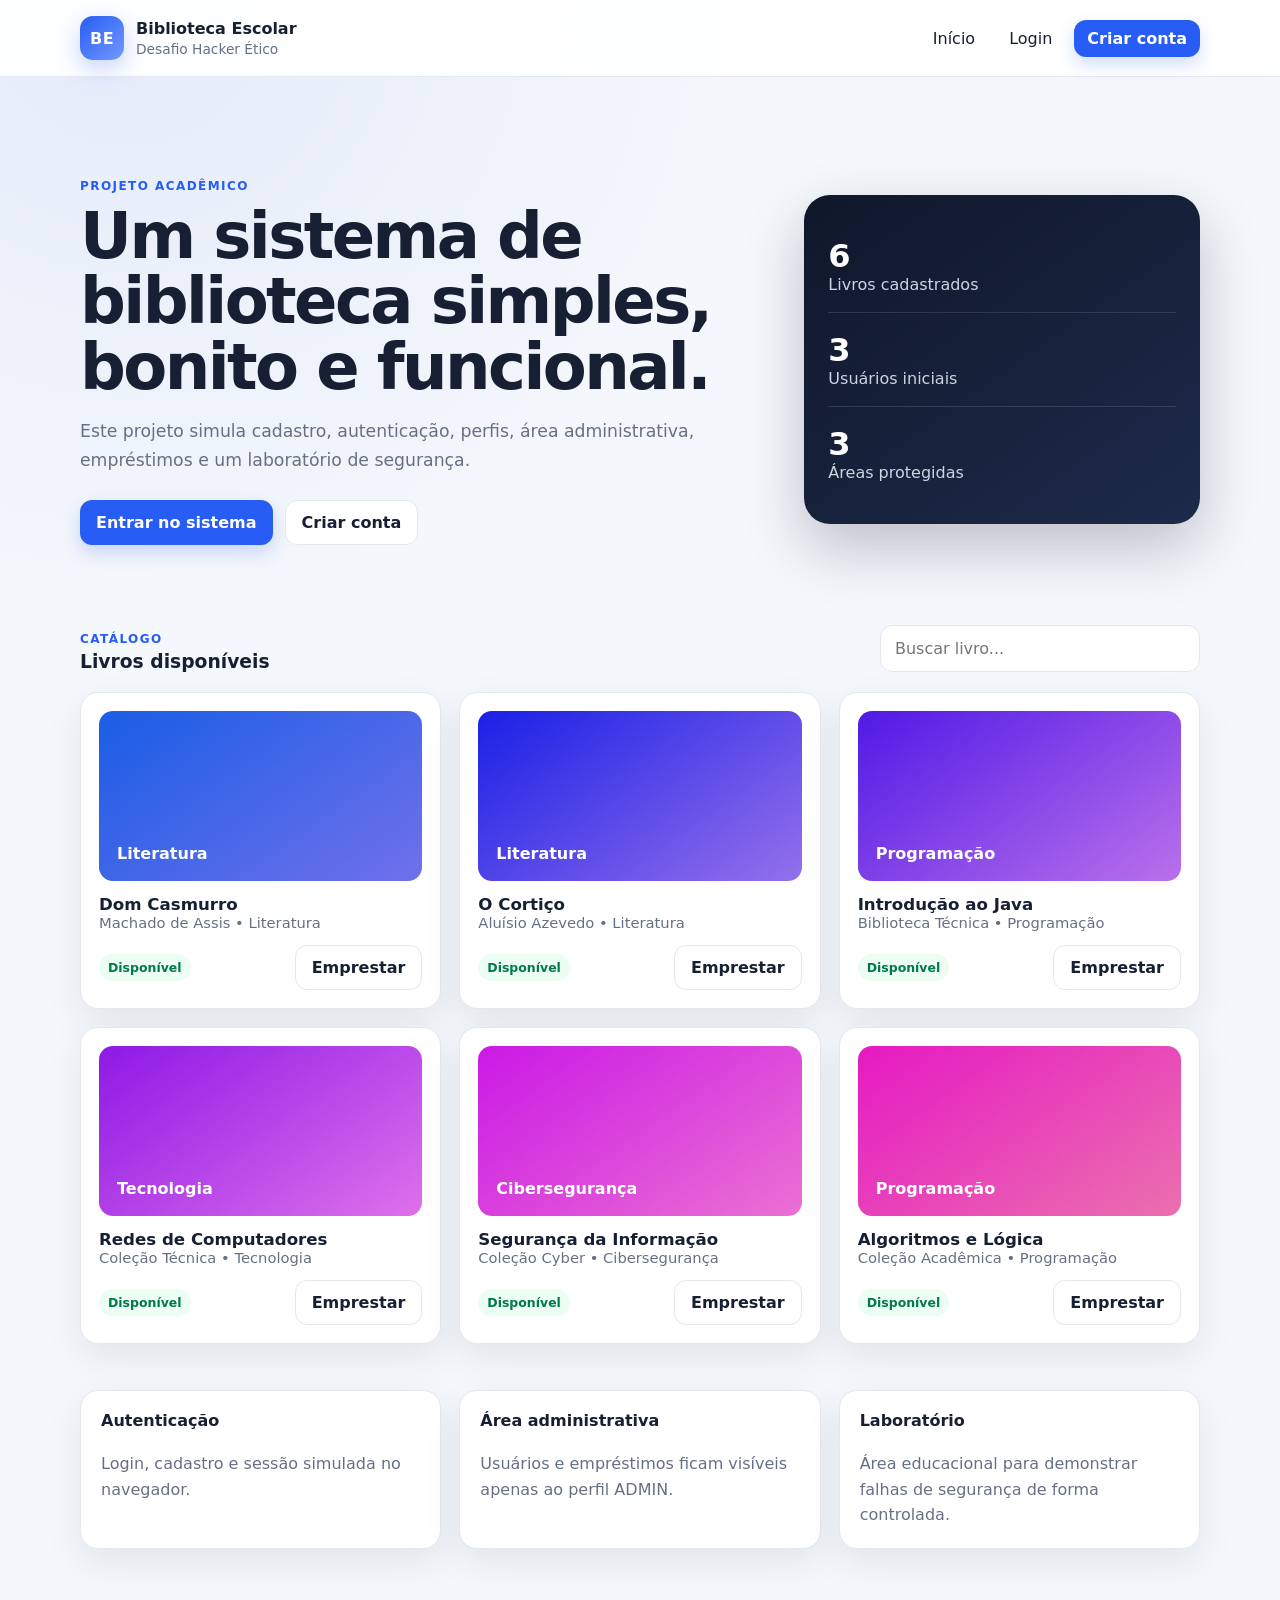
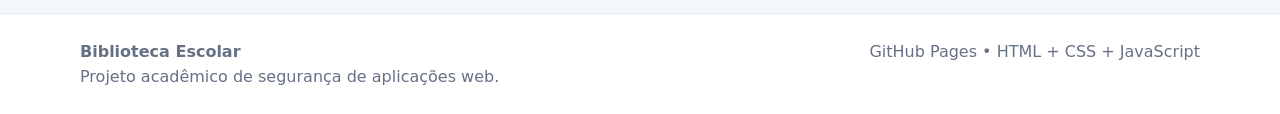
<file: index.html>
<!DOCTYPE html>
<html lang="pt-BR">
<head>
  <meta charset="UTF-8">
  <meta name="viewport" content="width=device-width, initial-scale=1.0">
  <title>Biblioteca Escolar</title>
  <link rel="stylesheet" href="style.css">
</head>
<body>
  <header class="topbar">
    <div class="wrap topbar-inner">
      <div class="brand">
        <div class="logo">BE</div>
        <div>
          <h1>Biblioteca Escolar</h1>
          <p>Desafio Hacker Ético</p>
        </div>
      </div>

      <nav id="navGuest" class="nav">
        <button class="link-btn" data-action="show-home">Início</button>
        <button class="link-btn" data-action="show-login">Login</button>
        <button class="primary small" data-action="show-register">Criar conta</button>
      </nav>

      <nav id="navUser" class="nav hidden">
        <button class="link-btn" data-action="show-dashboard">Painel</button>
        <button class="link-btn" data-action="show-profile">Perfil</button>
        <button class="link-btn" data-action="show-lab">Laboratório</button>
        <button id="adminNavBtn" class="link-btn hidden" data-action="show-admin">Admin</button>
        <button class="primary small" data-action="logout">Sair</button>
      </nav>
    </div>
  </header>

  <main class="wrap">
    <section id="homeView" class="view active">
      <div class="hero">
        <div class="hero-copy">
          <span class="eyebrow">PROJETO ACADÊMICO</span>
          <h2>Um sistema de biblioteca simples, bonito e funcional.</h2>
          <p>
            Este projeto simula cadastro, autenticação, perfis, área administrativa,
            empréstimos e um laboratório de segurança.
          </p>
          <div class="hero-actions">
            <button class="primary" data-action="show-login">Entrar no sistema</button>
            <button class="secondary" data-action="show-register">Criar conta</button>
          </div>
        </div>

        <div class="hero-card">
          <div class="metric">
            <strong>6</strong>
            <span>Livros cadastrados</span>
          </div>
          <div class="metric">
            <strong>3</strong>
            <span>Usuários iniciais</span>
          </div>
          <div class="metric">
            <strong>3</strong>
            <span>Áreas protegidas</span>
          </div>
        </div>
      </div>

      <section class="section">
        <div class="section-head">
          <div>
            <span class="eyebrow">CATÁLOGO</span>
            <h3>Livros disponíveis</h3>
          </div>
          <input id="bookSearch" class="search" type="search" placeholder="Buscar livro...">
        </div>
        <div id="catalogGrid" class="grid cards-3"></div>
      </section>

      <section class="section">
        <div class="info-grid">
          <article class="info-card">
            <h4>Autenticação</h4>
            <p>Login, cadastro e sessão simulada no navegador.</p>
          </article>
          <article class="info-card">
            <h4>Área administrativa</h4>
            <p>Usuários e empréstimos ficam visíveis apenas ao perfil ADMIN.</p>
          </article>
          <article class="info-card">
            <h4>Laboratório</h4>
            <p>Área educacional para demonstrar falhas de segurança de forma controlada.</p>
          </article>
        </div>
      </section>
    </section>

    <section id="loginView" class="view">
      <div class="auth-shell">
        <div class="auth-card">
          <span class="eyebrow">ACESSO</span>
          <h2>Entrar</h2>
          <p class="muted">Use uma das contas de teste ou crie a sua.</p>

          <form id="loginForm">
            <label>E-mail</label>
            <input name="email" type="email" placeholder="voce@email.com" required>

            <label>Senha</label>
            <input name="password" type="password" placeholder="Sua senha" required>

            <button class="primary full" type="submit">Entrar</button>
          </form>

          <div class="demo-box">
            <strong>Contas de teste</strong>
            <p>admin@biblioteca.local / Admin123!</p>
            <p>leo@biblioteca.local / Leo12345!</p>
            <p>bia@biblioteca.local / Bia12345!</p>
          </div>
        </div>
      </div>
    </section>

    <section id="registerView" class="view">
      <div class="auth-shell">
        <div class="auth-card">
          <span class="eyebrow">CADASTRO</span>
          <h2>Criar conta</h2>
          <p class="muted">O cadastro fica salvo no próprio navegador.</p>

          <form id="registerForm">
            <label>Nome</label>
            <input name="name" type="text" placeholder="Seu nome" required>

            <label>E-mail</label>
            <input name="email" type="email" placeholder="voce@email.com" required>

            <label>Senha</label>
            <input name="password" type="password" minlength="6" placeholder="Mínimo de 6 caracteres" required>

            <button class="primary full" type="submit">Cadastrar</button>
          </form>
        </div>
      </div>
    </section>

    <section id="dashboardView" class="view">
      <div class="page-head">
        <div>
          <span class="eyebrow">ÁREA AUTENTICADA</span>
          <h2 id="welcomeTitle">Olá!</h2>
          <p class="muted">Gerencie seus empréstimos e explore o catálogo.</p>
        </div>
        <button class="secondary" data-action="show-home">Ver catálogo</button>
      </div>

      <div class="grid cards-3">
        <article class="stat-card">
          <span>Seus empréstimos</span>
          <strong id="loanCount">0</strong>
        </article>
        <article class="stat-card">
          <span>Perfil</span>
          <strong id="roleStat">USER</strong>
        </article>
        <article class="stat-card">
          <span>Status</span>
          <strong>Ativo</strong>
        </article>
      </div>

      <section class="section">
        <div class="section-head">
          <div>
            <span class="eyebrow">MEUS EMPRÉSTIMOS</span>
            <h3>Livros emprestados</h3>
          </div>
        </div>
        <div id="myLoans" class="grid cards-2"></div>
      </section>
    </section>

    <section id="profileView" class="view">
      <div class="page-head">
        <div>
          <span class="eyebrow">PERFIL</span>
          <h2>Meus dados</h2>
        </div>
      </div>
      <div class="panel">
        <div class="profile-row"><span>Nome</span><strong id="profileName"></strong></div>
        <div class="profile-row"><span>E-mail</span><strong id="profileEmail"></strong></div>
        <div class="profile-row"><span>Perfil</span><strong id="profileRole"></strong></div>
        <div class="profile-row"><span>ID</span><strong id="profileId"></strong></div>
      </div>
    </section>

    <section id="adminView" class="view">
      <div class="page-head">
        <div>
          <span class="eyebrow">ADMINISTRAÇÃO</span>
          <h2>Painel administrativo</h2>
          <p class="muted">Área exclusiva para o usuário administrador.</p>
        </div>
      </div>

      <section class="section">
        <div class="section-head">
          <h3>Usuários cadastrados</h3>
        </div>
        <div class="table-wrap">
          <table>
            <thead>
              <tr>
                <th>ID</th>
                <th>Nome</th>
                <th>E-mail</th>
                <th>Perfil</th>
              </tr>
            </thead>
            <tbody id="adminUsersTable"></tbody>
          </table>
        </div>
      </section>

      <section class="section">
        <div class="section-head">
          <h3>Empréstimos</h3>
        </div>
        <div class="table-wrap">
          <table>
            <thead>
              <tr>
                <th>Usuário</th>
                <th>Livro</th>
                <th>Status</th>
              </tr>
            </thead>
            <tbody id="adminLoansTable"></tbody>
          </table>
        </div>
      </section>
    </section>

    <section id="labView" class="view">
      <div class="page-head">
        <div>
          <span class="eyebrow">LABORATÓRIO</span>
          <h2>Ambiente educacional</h2>
          <p class="muted">
            Demonstrações feitas apenas dentro deste projeto.
          </p>
        </div>
      </div>

      <div class="grid cards-2">
        <article class="lab-card">
          <span class="lab-tag">IDOR SIMULADO</span>
          <h3>Consulta de perfil por ID</h3>
          <p>Digite um ID para consultar o perfil correspondente.</p>
          <div class="inline-form">
            <input id="labUserId" type="number" min="1" placeholder="Ex.: 1">
            <button id="labUserBtn" class="primary">Consultar</button>
          </div>
          <div id="labUserResult" class="result-box"></div>
        </article>

        <article class="lab-card">
          <span class="lab-tag">VALIDAÇÃO DE ENTRADA</span>
          <h3>Busca insegura simulada</h3>
          <p>O sistema exibe exatamente o texto fornecido.</p>
          <div class="inline-form">
            <input id="labSearchInput" type="text" placeholder="Digite um texto">
            <button id="labSearchBtn" class="primary">Testar</button>
          </div>
          <div id="labSearchResult" class="result-box"></div>
        </article>
      </div>

      <article class="lab-card lab-wide">
        <span class="lab-tag">FLAG</span>
        <h3>Desafio interno</h3>
        <p>
          A flag só aparece para o administrador dentro da área administrativa.
        </p>
      </article>
    </section>
  </main>

  <div id="toast" class="toast"></div>

  <footer>
    <div class="wrap footer-inner">
      <div>
        <strong>Biblioteca Escolar</strong>
        <p>Projeto acadêmico de segurança de aplicações web.</p>
      </div>
      <span>GitHub Pages • HTML + CSS + JavaScript</span>
    </div>
  </footer>

  <script src="app.js"></script>
</body>
</html>
</file>
<file: style.css>
:root {
  --bg: #f4f7fb;
  --surface: #ffffff;
  --surface-soft: #f8fafc;
  --text: #172033;
  --muted: #667085;
  --border: #e4e7ec;
  --primary: #275df5;
  --primary-dark: #1f4bd1;
  --primary-soft: #eef4ff;
  --success: #12b76a;
  --warning: #f79009;
  --danger: #f04438;
  --shadow: 0 14px 38px rgba(16, 24, 40, .08);
  --radius: 18px;
}

* {
  box-sizing: border-box;
}

html {
  scroll-behavior: smooth;
}

body {
  margin: 0;
  font-family: Inter, ui-sans-serif, system-ui, -apple-system, BlinkMacSystemFont, "Segoe UI", sans-serif;
  color: var(--text);
  background:
    radial-gradient(circle at 10% 0%, rgba(39, 93, 245, .08), transparent 30%),
    var(--bg);
}

button,
input {
  font: inherit;
}

button {
  cursor: pointer;
}

.wrap {
  width: min(1120px, calc(100% - 32px));
  margin: 0 auto;
}

.topbar {
  position: sticky;
  top: 0;
  z-index: 20;
  background: rgba(255, 255, 255, .92);
  backdrop-filter: blur(12px);
  border-bottom: 1px solid rgba(228, 231, 236, .9);
}

.topbar-inner {
  min-height: 76px;
  display: flex;
  align-items: center;
  justify-content: space-between;
  gap: 24px;
}

.brand {
  display: flex;
  align-items: center;
  gap: 12px;
}

.logo {
  width: 44px;
  height: 44px;
  display: grid;
  place-items: center;
  border-radius: 13px;
  background: linear-gradient(135deg, var(--primary), #7398ff);
  color: white;
  font-weight: 800;
  letter-spacing: .5px;
  box-shadow: 0 8px 22px rgba(39, 93, 245, .25);
}

.brand h1 {
  margin: 0;
  font-size: 1rem;
}

.brand p {
  margin: 3px 0 0;
  color: var(--muted);
  font-size: .86rem;
}

.nav {
  display: flex;
  align-items: center;
  gap: 10px;
}

.link-btn {
  border: 0;
  background: transparent;
  color: var(--text);
  padding: 10px 12px;
  border-radius: 10px;
}

.link-btn:hover {
  background: var(--surface-soft);
}

.primary,
.secondary {
  border: 0;
  border-radius: 12px;
  padding: 12px 16px;
  font-weight: 700;
  transition: .18s ease;
}

.primary {
  background: var(--primary);
  color: white;
  box-shadow: 0 8px 18px rgba(39, 93, 245, .2);
}

.primary:hover {
  background: var(--primary-dark);
  transform: translateY(-1px);
}

.secondary {
  background: var(--surface);
  color: var(--text);
  border: 1px solid var(--border);
}

.secondary:hover {
  background: var(--surface-soft);
}

.small {
  padding: 9px 13px;
}

.full {
  width: 100%;
}

.hidden {
  display: none !important;
}

.view {
  display: none;
  min-height: 72vh;
  padding: 44px 0 64px;
}

.view.active {
  display: block;
}

.hero {
  display: grid;
  grid-template-columns: 1.4fr .8fr;
  gap: 32px;
  align-items: center;
  padding: 54px 0 34px;
}

.hero-copy h2 {
  margin: 10px 0 16px;
  max-width: 760px;
  font-size: clamp(2.2rem, 5vw, 4.7rem);
  line-height: 1.02;
  letter-spacing: -.04em;
}

.hero-copy p {
  max-width: 660px;
  color: var(--muted);
  font-size: 1.08rem;
  line-height: 1.7;
}

.eyebrow {
  color: var(--primary);
  font-weight: 800;
  letter-spacing: .12em;
  font-size: .75rem;
}

.hero-actions {
  display: flex;
  gap: 12px;
  margin-top: 24px;
  flex-wrap: wrap;
}

.hero-card {
  padding: 24px;
  background: linear-gradient(145deg, #0f172a, #1d2a4a);
  color: white;
  border-radius: 26px;
  box-shadow: 0 24px 60px rgba(15, 23, 42, .24);
}

.metric {
  padding: 18px 0;
  border-bottom: 1px solid rgba(255, 255, 255, .12);
}

.metric:last-child {
  border-bottom: 0;
}

.metric strong {
  display: block;
  font-size: 2rem;
}

.metric span {
  color: #cbd5e1;
}

.section {
  margin-top: 46px;
}

.section-head,
.page-head {
  display: flex;
  justify-content: space-between;
  align-items: end;
  gap: 18px;
  margin-bottom: 20px;
}

.page-head {
  align-items: center;
  margin-bottom: 28px;
}

.section h3,
.page-head h2 {
  margin: 4px 0 0;
}

.search {
  width: min(320px, 100%);
}

input {
  width: 100%;
  border: 1px solid var(--border);
  background: var(--surface);
  border-radius: 12px;
  padding: 13px 14px;
  outline: none;
  transition: .18s ease;
}

input:focus {
  border-color: #9db4ff;
  box-shadow: 0 0 0 4px rgba(39, 93, 245, .10);
}

.grid {
  display: grid;
  gap: 18px;
}

.cards-3 {
  grid-template-columns: repeat(3, 1fr);
}

.cards-2 {
  grid-template-columns: repeat(2, 1fr);
}

.book-card,
.info-card,
.stat-card,
.lab-card,
.panel,
.auth-card {
  background: var(--surface);
  border: 1px solid var(--border);
  border-radius: var(--radius);
  box-shadow: var(--shadow);
}

.book-card {
  padding: 18px;
  display: flex;
  flex-direction: column;
  gap: 14px;
}

.book-cover {
  height: 170px;
  border-radius: 14px;
  padding: 18px;
  display: flex;
  align-items: end;
  color: white;
  font-weight: 800;
  background: linear-gradient(145deg, #275df5, #7a9cff);
}

.book-card h4 {
  margin: 0;
  font-size: 1.04rem;
}

.book-meta {
  color: var(--muted);
  font-size: .92rem;
}

.book-actions {
  display: flex;
  justify-content: space-between;
  align-items: center;
  gap: 12px;
  margin-top: auto;
}

.badge {
  display: inline-flex;
  padding: 6px 9px;
  border-radius: 999px;
  background: #ecfdf3;
  color: #027a48;
  font-size: .78rem;
  font-weight: 700;
}

.info-grid {
  display: grid;
  grid-template-columns: repeat(3, 1fr);
  gap: 18px;
}

.info-card {
  padding: 20px;
}

.info-card h4 {
  margin-top: 0;
}

.info-card p {
  margin-bottom: 0;
  color: var(--muted);
  line-height: 1.6;
}

.auth-shell {
  min-height: 62vh;
  display: grid;
  place-items: center;
}

.auth-card {
  width: min(460px, 100%);
  padding: 28px;
}

.auth-card h2 {
  margin: 8px 0;
}

.auth-card form {
  display: grid;
  gap: 10px;
  margin-top: 22px;
}

.auth-card label {
  font-size: .9rem;
  font-weight: 700;
}

.muted {
  color: var(--muted);
}

.demo-box {
  margin-top: 20px;
  padding: 14px;
  background: var(--surface-soft);
  border: 1px dashed var(--border);
  border-radius: 12px;
}

.demo-box p {
  margin: 8px 0 0;
  font-size: .88rem;
  color: var(--muted);
}

.stat-card {
  padding: 20px;
}

.stat-card span {
  display: block;
  color: var(--muted);
  margin-bottom: 10px;
}

.stat-card strong {
  font-size: 1.9rem;
}

.loan-card {
  padding: 18px;
  background: var(--surface);
  border: 1px solid var(--border);
  border-radius: var(--radius);
}

.loan-card h4 {
  margin: 0 0 8px;
}

.loan-card p {
  color: var(--muted);
}

.panel {
  padding: 22px;
}

.profile-row {
  display: flex;
  justify-content: space-between;
  gap: 20px;
  padding: 14px 0;
  border-bottom: 1px solid var(--border);
}

.profile-row:last-child {
  border-bottom: 0;
}

.profile-row span {
  color: var(--muted);
}

.table-wrap {
  overflow-x: auto;
  background: var(--surface);
  border: 1px solid var(--border);
  border-radius: var(--radius);
  box-shadow: var(--shadow);
}

table {
  width: 100%;
  border-collapse: collapse;
}

th,
td {
  text-align: left;
  padding: 14px 16px;
  border-bottom: 1px solid var(--border);
}

th {
  font-size: .82rem;
  color: var(--muted);
  background: var(--surface-soft);
}

.lab-card {
  padding: 22px;
}

.lab-wide {
  margin-top: 18px;
}

.lab-tag {
  display: inline-flex;
  padding: 6px 9px;
  border-radius: 999px;
  background: #fff7ed;
  color: #c2410c;
  font-size: .75rem;
  font-weight: 800;
}

.inline-form {
  display: flex;
  gap: 10px;
  margin-top: 14px;
}

.result-box {
  margin-top: 14px;
  min-height: 46px;
  padding: 12px;
  border-radius: 12px;
  background: var(--surface-soft);
  border: 1px solid var(--border);
  color: var(--muted);
}

.toast {
  position: fixed;
  right: 20px;
  bottom: 20px;
  z-index: 40;
  min-width: 240px;
  max-width: 360px;
  padding: 14px 16px;
  border-radius: 12px;
  color: white;
  background: #101828;
  box-shadow: 0 18px 40px rgba(16, 24, 40, .24);
  opacity: 0;
  pointer-events: none;
  transform: translateY(12px);
  transition: .22s ease;
}

.toast.show {
  opacity: 1;
  transform: translateY(0);
}

footer {
  border-top: 1px solid var(--border);
  background: white;
}

.footer-inner {
  padding: 28px 0;
  display: flex;
  justify-content: space-between;
  gap: 24px;
  color: var(--muted);
}

.footer-inner p {
  margin: 6px 0 0;
}

@media (max-width: 900px) {
  .hero {
    grid-template-columns: 1fr;
  }

  .cards-3,
  .cards-2,
  .info-grid {
    grid-template-columns: 1fr;
  }

  .topbar-inner {
    align-items: flex-start;
    padding: 14px 0;
  }

  .nav {
    flex-wrap: wrap;
    justify-content: flex-end;
  }
}

@media (max-width: 680px) {
  .topbar-inner,
  .section-head,
  .page-head,
  .footer-inner {
    flex-direction: column;
    align-items: stretch;
  }

  .nav {
    justify-content: flex-start;
  }

  .hero {
    padding-top: 24px;
  }

  .hero-copy h2 {
    font-size: 2.5rem;
  }

  .inline-form {
    flex-direction: column;
  }

  .profile-row {
    flex-direction: column;
    gap: 6px;
  }
}
</file>
